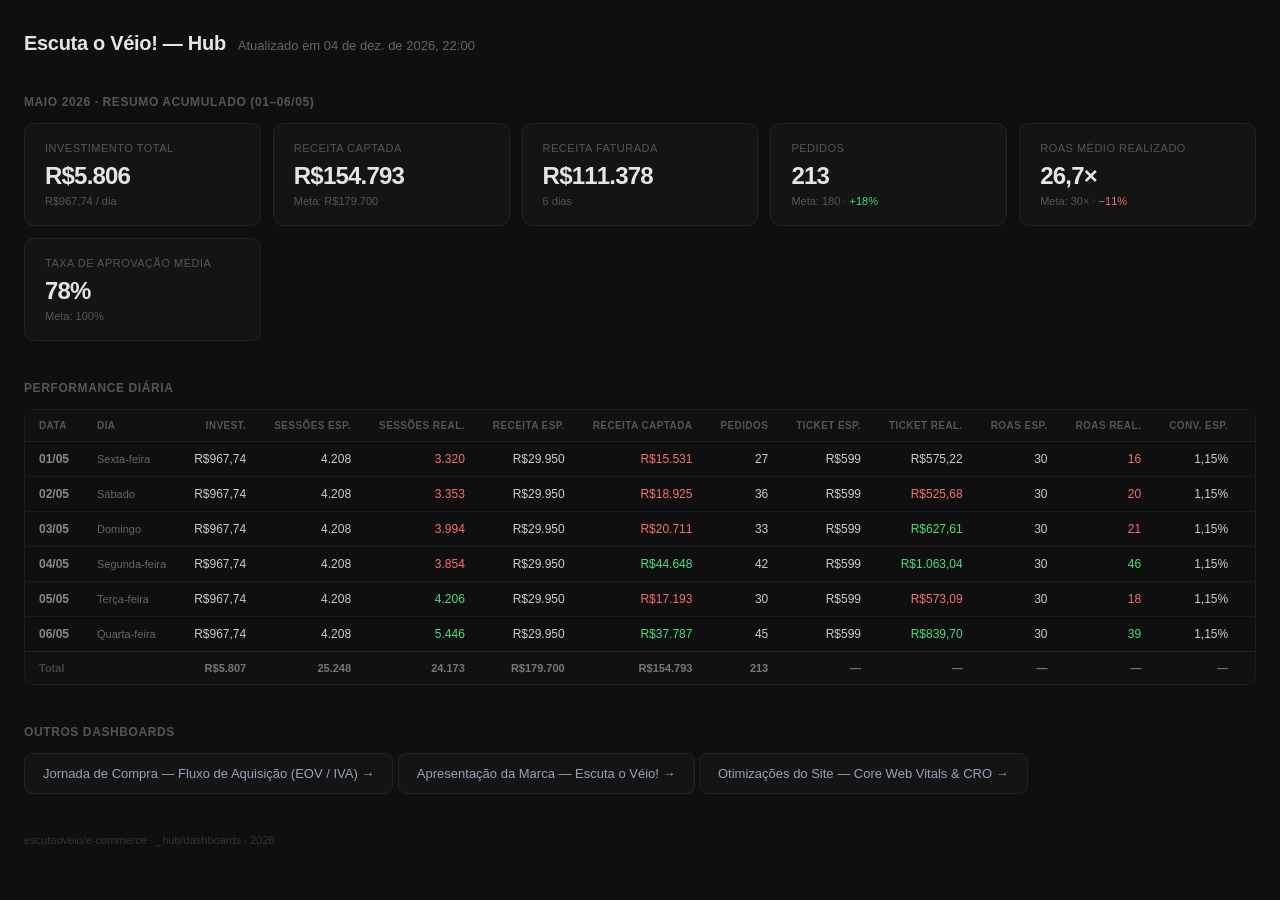
<file: _hub/dashboards/index.html>
<!DOCTYPE html>
<html lang="pt-BR">
<head>
  <meta charset="UTF-8" />
  <meta name="viewport" content="width=device-width, initial-scale=1.0" />
  <title>Hub — Escuta o Véio!</title>
  <style>
    * { box-sizing: border-box; margin: 0; padding: 0; }

    body {
      font-family: -apple-system, BlinkMacSystemFont, "Segoe UI", sans-serif;
      background: #0f0f0f;
      color: #e5e5e5;
      min-height: 100vh;
      padding: 32px 24px;
    }

    header {
      display: flex;
      align-items: baseline;
      gap: 12px;
      margin-bottom: 40px;
    }
    header h1 { font-size: 20px; font-weight: 600; letter-spacing: -0.3px; }
    header span { font-size: 13px; color: #666; }

    .section-title {
      font-size: 12px;
      font-weight: 600;
      color: #555;
      text-transform: uppercase;
      letter-spacing: 0.6px;
      margin-bottom: 14px;
    }

    /* KPI Cards */
    .grid {
      display: grid;
      grid-template-columns: repeat(auto-fill, minmax(200px, 1fr));
      gap: 12px;
      margin-bottom: 40px;
    }
    .card {
      background: #141414;
      border: 1px solid #222;
      border-radius: 10px;
      padding: 18px 20px;
    }
    .card .label { font-size: 11px; color: #555; text-transform: uppercase; letter-spacing: 0.5px; margin-bottom: 8px; }
    .card .value { font-size: 24px; font-weight: 700; letter-spacing: -0.8px; }
    .card .sub   { font-size: 11px; color: #555; margin-top: 5px; }
    .card .sub.up   { color: #4ade80; }
    .card .sub.down { color: #f87171; }

    /* Table */
    .table-wrap {
      overflow-x: auto;
      border: 1px solid #1e1e1e;
      border-radius: 10px;
    }
    table {
      width: 100%;
      border-collapse: collapse;
      font-size: 12px;
      white-space: nowrap;
    }
    thead th {
      background: #111;
      color: #555;
      text-transform: uppercase;
      letter-spacing: 0.4px;
      font-weight: 600;
      font-size: 10px;
      padding: 10px 14px;
      text-align: right;
      border-bottom: 1px solid #1e1e1e;
    }
    thead th:first-child,
    thead th:nth-child(2) { text-align: left; }

    tbody tr { border-bottom: 1px solid #1a1a1a; }
    tbody tr:last-child { border-bottom: none; }
    tbody tr:hover { background: #161616; }

    tbody td {
      padding: 10px 14px;
      text-align: right;
      color: #ccc;
    }
    tbody td:first-child { text-align: left; font-weight: 600; color: #888; }
    tbody td:nth-child(2) { text-align: left; color: #666; font-size: 11px; }

    .up   { color: #4ade80 !important; }
    .down { color: #f87171 !important; }
    .pos  { color: #4ade80 !important; font-weight: 600; }
    .neg  { color: #f87171 !important; font-weight: 600; }

    tfoot td {
      padding: 10px 14px;
      text-align: right;
      font-size: 11px;
      font-weight: 700;
      color: #777;
      background: #111;
      border-top: 1px solid #222;
    }
    tfoot td:first-child,
    tfoot td:nth-child(2) { text-align: left; color: #444; }

    footer { margin-top: 40px; font-size: 11px; color: #333; }
  </style>
</head>
<body>

<header>
  <h1>Escuta o Véio! — Hub</h1>
  <span id="updated"></span>
</header>

<!-- KPI Cards -->
<p class="section-title">Maio 2026 · Resumo acumulado (01–06/05)</p>
<div class="grid">
  <div class="card">
    <div class="label">Investimento total</div>
    <div class="value">R$5.806</div>
    <div class="sub">R$967,74 / dia</div>
  </div>
  <div class="card">
    <div class="label">Receita captada</div>
    <div class="value">R$154.793</div>
    <div class="sub">Meta: R$179.700</div>
  </div>
  <div class="card">
    <div class="label">Receita faturada</div>
    <div class="value">R$111.378</div>
    <div class="sub">6 dias</div>
  </div>
  <div class="card">
    <div class="label">Pedidos</div>
    <div class="value">213</div>
    <div class="sub">Meta: 180 · <span class="up">+18%</span></div>
  </div>
  <div class="card">
    <div class="label">ROAS médio realizado</div>
    <div class="value">26,7×</div>
    <div class="sub">Meta: 30× · <span class="down">−11%</span></div>
  </div>
  <div class="card">
    <div class="label">Taxa de aprovação média</div>
    <div class="value">78%</div>
    <div class="sub">Meta: 100%</div>
  </div>
</div>

<!-- Tabela diária -->
<p class="section-title">Performance diária</p>
<div class="table-wrap">
  <table>
    <thead>
      <tr>
        <th>Data</th>
        <th>Dia</th>
        <th>Invest.</th>
        <th>Sessões esp.</th>
        <th>Sessões real.</th>
        <th>Receita esp.</th>
        <th>Receita captada</th>
        <th>Pedidos</th>
        <th>Ticket esp.</th>
        <th>Ticket real.</th>
        <th>ROAS esp.</th>
        <th>ROAS real.</th>
        <th>Conv. esp.</th>
        <th>Conv. real.</th>
        <th>CPS esp.</th>
        <th>CPS real.</th>
        <th>CPA real.</th>
        <th>Rec. faturada</th>
        <th>Aprov.</th>
        <th>Saldo</th>
      </tr>
    </thead>
    <tbody>
      <tr>
        <td>01/05</td><td>Sexta-feira</td>
        <td>R$967,74</td>
        <td>4.208</td><td class="down">3.320</td>
        <td>R$29.950</td><td class="down">R$15.531</td>
        <td>27</td>
        <td>R$599</td><td>R$575,22</td>
        <td>30</td><td class="down">16</td>
        <td>1,15%</td><td class="down">0,81%</td>
        <td>R$0,23</td><td>R$0,29</td>
        <td>R$35,84</td>
        <td>R$15.857</td>
        <td>102%</td>
        <td class="neg">−R$5.288</td>
      </tr>
      <tr>
        <td>02/05</td><td>Sábado</td>
        <td>R$967,74</td>
        <td>4.208</td><td class="down">3.353</td>
        <td>R$29.950</td><td class="down">R$18.925</td>
        <td>36</td>
        <td>R$599</td><td class="down">R$525,68</td>
        <td>30</td><td class="down">20</td>
        <td>1,15%</td><td class="down">1,07%</td>
        <td>R$0,23</td><td>R$0,29</td>
        <td>R$26,88</td>
        <td>R$14.492</td>
        <td class="down">77%</td>
        <td class="neg">−R$6.653</td>
      </tr>
      <tr>
        <td>03/05</td><td>Domingo</td>
        <td>R$967,74</td>
        <td>4.208</td><td class="down">3.994</td>
        <td>R$29.950</td><td class="down">R$20.711</td>
        <td>33</td>
        <td>R$599</td><td class="up">R$627,61</td>
        <td>30</td><td class="down">21</td>
        <td>1,15%</td><td class="down">0,83%</td>
        <td>R$0,23</td><td>R$0,24</td>
        <td>R$29,33</td>
        <td>R$18.123</td>
        <td class="down">88%</td>
        <td class="neg">−R$3.021</td>
      </tr>
      <tr>
        <td>04/05</td><td>Segunda-feira</td>
        <td>R$967,74</td>
        <td>4.208</td><td class="down">3.854</td>
        <td>R$29.950</td><td class="up">R$44.648</td>
        <td>42</td>
        <td>R$599</td><td class="up">R$1.063,04</td>
        <td>30</td><td class="up">46</td>
        <td>1,15%</td><td class="down">1,09%</td>
        <td>R$0,23</td><td>R$0,25</td>
        <td>R$23,04</td>
        <td>R$25.400</td>
        <td class="down">57%</td>
        <td class="neg">−R$4.255</td>
      </tr>
      <tr>
        <td>05/05</td><td>Terça-feira</td>
        <td>R$967,74</td>
        <td>4.208</td><td class="up">4.206</td>
        <td>R$29.950</td><td class="down">R$17.193</td>
        <td>30</td>
        <td>R$599</td><td class="down">R$573,09</td>
        <td>30</td><td class="down">18</td>
        <td>1,15%</td><td class="down">0,71%</td>
        <td>R$0,23</td><td>R$0,23</td>
        <td>R$32,26</td>
        <td>R$14.399</td>
        <td class="down">84%</td>
        <td class="neg">−R$6.746</td>
      </tr>
      <tr>
        <td>06/05</td><td>Quarta-feira</td>
        <td>R$967,74</td>
        <td>4.208</td><td class="up">5.446</td>
        <td>R$29.950</td><td class="up">R$37.787</td>
        <td>45</td>
        <td>R$599</td><td class="up">R$839,70</td>
        <td>30</td><td class="up">39</td>
        <td>1,15%</td><td>0,00%</td>
        <td>R$0,23</td><td>R$0,00</td>
        <td>R$21,51</td>
        <td>R$23.107</td>
        <td class="down">61%</td>
        <td class="pos">+R$1.962</td>
      </tr>
    </tbody>
    <tfoot>
      <tr>
        <td>Total</td><td></td>
        <td>R$5.807</td>
        <td>25.248</td><td>24.173</td>
        <td>R$179.700</td><td>R$154.793</td>
        <td>213</td>
        <td>—</td><td>—</td>
        <td>—</td><td>—</td>
        <td>—</td><td>—</td>
        <td>—</td><td>—</td>
        <td>—</td>
        <td>R$111.378</td>
        <td>—</td>
        <td class="neg">−R$23.961</td>
      </tr>
    </tfoot>
  </table>
</div>

<div style="margin-top:40px;">
  <p class="section-title" style="margin-bottom:14px;">Outros dashboards</p>
  <a href="jornada-de-compra.html" style="display:inline-block;background:#141414;border:1px solid #222;border-radius:8px;padding:12px 18px;color:#94a3b8;font-size:13px;text-decoration:none;transition:border-color .15s;" onmouseover="this.style.borderColor='#60a5fa'" onmouseout="this.style.borderColor='#222'">
    Jornada de Compra — Fluxo de Aquisição (EOV / IVA) →
  </a>
  <a href="apresentacao/" style="display:inline-block;background:#141414;border:1px solid #222;border-radius:8px;padding:12px 18px;color:#94a3b8;font-size:13px;text-decoration:none;transition:border-color .15s;" onmouseover="this.style.borderColor='#f59e0b'" onmouseout="this.style.borderColor='#222'">
    Apresentação da Marca — Escuta o Véio! →
  </a>
  <a href="otimizacoes.html" style="display:inline-block;background:#141414;border:1px solid #222;border-radius:8px;padding:12px 18px;color:#94a3b8;font-size:13px;text-decoration:none;transition:border-color .15s;" onmouseover="this.style.borderColor='#4ade80'" onmouseout="this.style.borderColor='#222'">
    Otimizações do Site — Core Web Vitals &amp; CRO →
  </a>
</div>

<footer id="footer"></footer>

<script>
  const now = new Date();
  const fmt = new Intl.DateTimeFormat("pt-BR", {
    day: "2-digit", month: "short", year: "numeric",
    hour: "2-digit", minute: "2-digit"
  });
  document.getElementById("updated").textContent = "Atualizado em " + fmt.format(now);
  document.getElementById("footer").textContent =
    "escutaoveio/e-commerce · _hub/dashboards · " + now.getFullYear();
</script>

</body>
</html>
</file>
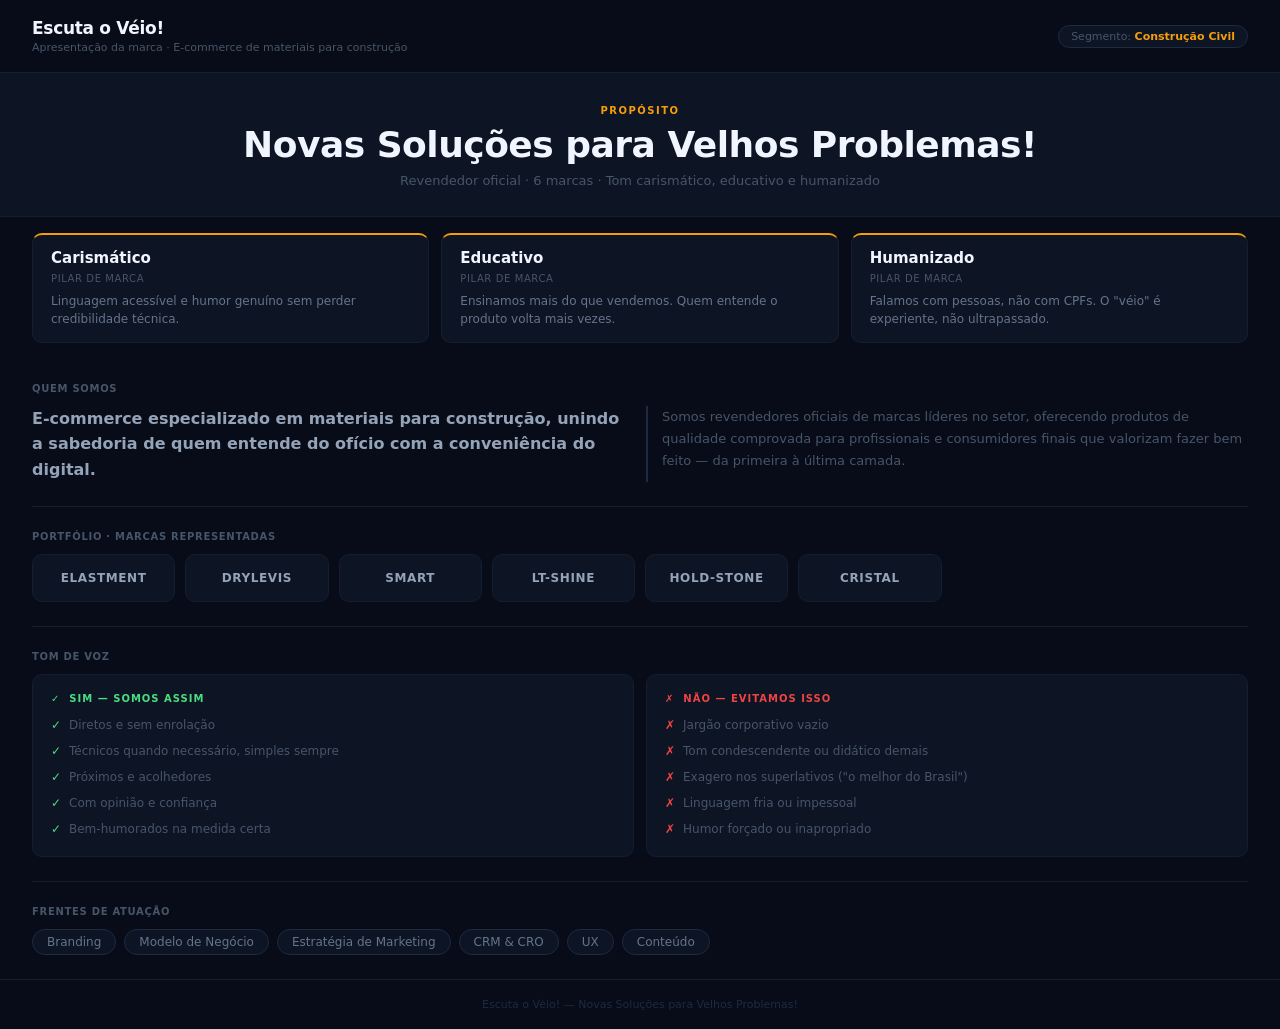
<file: _hub/dashboards/apresentacao/index.html>
<!DOCTYPE html>
<html lang="pt-BR">
<head>
  <meta charset="UTF-8" />
  <meta name="viewport" content="width=device-width, initial-scale=1.0" />
  <title>Escuta o Véio! — Apresentação da Marca</title>
  <style>
    *, *::before, *::after { box-sizing: border-box; margin: 0; padding: 0; }
    html, body { height: 100%; background: #080c18; color: #e2e8f0; font-family: 'Segoe UI', system-ui, -apple-system, sans-serif; font-size: 14px; }

    /* ── Header ── */
    .header {
      display: flex; align-items: center; justify-content: space-between;
      padding: 18px 32px; border-bottom: 1px solid #151e30;
    }
    .header h1 { font-size: 17px; font-weight: 700; color: #f1f5ff; letter-spacing: -0.3px; }
    .header .sub { font-size: 11px; color: #475569; margin-top: 3px; }
    .header .badge {
      font-size: 11px; color: #475569; background: #0d1424;
      border: 1px solid #1e2a40; border-radius: 20px; padding: 4px 12px;
    }
    .header .badge span { color: #f59e0b; font-weight: 700; }

    /* ── Pilares / KPIs ── */
    .pilares-row { display: flex; gap: 12px; padding: 16px 32px; flex-wrap: wrap; }
    .pilar-card {
      background: #0d1424; border: 1px solid #151e30; border-radius: 10px;
      padding: 14px 18px; flex: 1; min-width: 140px;
      border-top: 2px solid #f59e0b;
    }
    .pilar-card .val { font-size: 15px; font-weight: 700; color: #f1f5ff; line-height: 1.3; }
    .pilar-card .lbl { font-size: 10px; color: #475569; margin-top: 4px; text-transform: uppercase; letter-spacing: 0.6px; }
    .pilar-card .desc { font-size: 12px; color: #64748b; margin-top: 8px; line-height: 1.5; }

    /* ── Wrapper ── */
    .wrap { padding: 24px 32px; display: flex; flex-direction: column; gap: 24px; }

    /* ── Section title ── */
    .sec-title {
      font-size: 10px; font-weight: 700; color: #475569;
      text-transform: uppercase; letter-spacing: 0.7px; margin-bottom: 12px;
    }

    /* ── Cards grid ── */
    .grid-2 { display: grid; grid-template-columns: 1fr 1fr; gap: 12px; }
    .grid-3 { display: grid; grid-template-columns: repeat(3, 1fr); gap: 12px; }
    .grid-6 { display: grid; grid-template-columns: repeat(auto-fill, minmax(130px, 1fr)); gap: 10px; }

    .card {
      background: #0d1424; border: 1px solid #151e30; border-radius: 10px; padding: 18px;
    }
    .card .card-title {
      font-size: 12px; font-weight: 700; color: #f1f5ff;
      text-transform: uppercase; letter-spacing: 0.5px; margin-bottom: 8px;
    }
    .card .card-body { font-size: 12px; color: #64748b; line-height: 1.6; }

    /* ── Sobre ── */
    .sobre-lead {
      font-size: 16px; font-weight: 600; color: #94a3b8; line-height: 1.6;
    }
    .sobre-body {
      font-size: 13px; color: #475569; line-height: 1.7;
      border-left: 2px solid #1e2a40; padding-left: 14px;
    }

    /* ── Marcas ── */
    .marca-card {
      background: #0d1424; border: 1px solid #151e30; border-radius: 10px;
      padding: 16px 12px; text-align: center;
      font-size: 12px; font-weight: 700; color: #94a3b8;
      letter-spacing: 0.05em; text-transform: uppercase;
    }

    /* ── Tom de voz ── */
    .tom-col .col-label {
      font-size: 10px; font-weight: 700; letter-spacing: 0.1em;
      text-transform: uppercase; margin-bottom: 12px;
    }
    .tom-col .col-label.sim { color: #4ade80; }
    .tom-col .col-label.nao { color: #ef4444; }

    .tom-list { list-style: none; display: flex; flex-direction: column; gap: 8px; }
    .tom-list li {
      font-size: 12px; color: #475569; padding-left: 18px; position: relative; line-height: 1.5;
    }
    .tom-list li::before { content: attr(data-m); position: absolute; left: 0; }
    .tom-list li.sim::before { color: #4ade80; }
    .tom-list li.nao::before { color: #ef4444; }

    /* ── Frentes ── */
    .tags { display: flex; flex-wrap: wrap; gap: 8px; }
    .tag {
      background: #0d1424; border: 1px solid #1e2a40; border-radius: 20px;
      padding: 5px 14px; font-size: 12px; color: #64748b; font-weight: 500;
    }

    /* ── Hero strip ── */
    .hero-strip {
      background: #0d1424; border-bottom: 1px solid #151e30;
      padding: 32px 32px 28px; text-align: center;
    }
    .hero-strip .eyebrow {
      font-size: 10px; font-weight: 700; letter-spacing: 0.15em;
      text-transform: uppercase; color: #f59e0b; margin-bottom: 8px;
    }
    .hero-strip h2 {
      font-size: clamp(22px, 4vw, 36px); font-weight: 700;
      color: #f1f5ff; letter-spacing: -0.5px; margin-bottom: 8px;
    }
    .hero-strip .tagline { font-size: 13px; color: #475569; }

    /* ── Divider ── */
    .divider { border: none; border-top: 1px solid #151e30; }

    /* ── Footer ── */
    footer {
      padding: 18px 32px; border-top: 1px solid #151e30;
      font-size: 11px; color: #1e2a40; text-align: center;
    }

    @media (max-width: 640px) {
      .grid-2, .grid-3 { grid-template-columns: 1fr; }
      .wrap { padding: 16px; }
      .header, .hero-strip, .pilares-row, footer { padding-left: 16px; padding-right: 16px; }
    }
  </style>
</head>
<body>

  <!-- Header -->
  <header class="header">
    <div>
      <h1>Escuta o Véio!</h1>
      <div class="sub">Apresentação da marca · E-commerce de materiais para construção</div>
    </div>
    <div class="badge">Segmento: <span>Construção Civil</span></div>
  </header>

  <!-- Hero strip -->
  <div class="hero-strip">
    <p class="eyebrow">Propósito</p>
    <h2>Novas Soluções para Velhos Problemas!</h2>
    <p class="tagline">Revendedor oficial · 6 marcas · Tom carismático, educativo e humanizado</p>
  </div>

  <!-- Pilares de personalidade -->
  <div class="pilares-row">
    <div class="pilar-card">
      <div class="val">Carismático</div>
      <div class="lbl">Pilar de Marca</div>
      <div class="desc">Linguagem acessível e humor genuíno sem perder credibilidade técnica.</div>
    </div>
    <div class="pilar-card">
      <div class="val">Educativo</div>
      <div class="lbl">Pilar de Marca</div>
      <div class="desc">Ensinamos mais do que vendemos. Quem entende o produto volta mais vezes.</div>
    </div>
    <div class="pilar-card">
      <div class="val">Humanizado</div>
      <div class="lbl">Pilar de Marca</div>
      <div class="desc">Falamos com pessoas, não com CPFs. O "véio" é experiente, não ultrapassado.</div>
    </div>
  </div>

  <div class="wrap">

    <!-- Sobre -->
    <div>
      <p class="sec-title">Quem somos</p>
      <div class="grid-2">
        <p class="sobre-lead">
          E-commerce especializado em materiais para construção, unindo a sabedoria de quem entende do ofício com a conveniência do digital.
        </p>
        <p class="sobre-body">
          Somos revendedores oficiais de marcas líderes no setor, oferecendo produtos de qualidade comprovada para profissionais e consumidores finais que valorizam fazer bem feito — da primeira à última camada.
        </p>
      </div>
    </div>

    <hr class="divider" />

    <!-- Marcas -->
    <div>
      <p class="sec-title">Portfólio · Marcas representadas</p>
      <div class="grid-6">
        <div class="marca-card">Elastment</div>
        <div class="marca-card">Drylevis</div>
        <div class="marca-card">Smart</div>
        <div class="marca-card">LT-Shine</div>
        <div class="marca-card">Hold-Stone</div>
        <div class="marca-card">Cristal</div>
      </div>
    </div>

    <hr class="divider" />

    <!-- Tom de voz -->
    <div>
      <p class="sec-title">Tom de voz</p>
      <div class="grid-2">
        <div class="card tom-col">
          <p class="col-label sim">✓ &nbsp;Sim — somos assim</p>
          <ul class="tom-list">
            <li class="sim" data-m="✓">Diretos e sem enrolação</li>
            <li class="sim" data-m="✓">Técnicos quando necessário, simples sempre</li>
            <li class="sim" data-m="✓">Próximos e acolhedores</li>
            <li class="sim" data-m="✓">Com opinião e confiança</li>
            <li class="sim" data-m="✓">Bem-humorados na medida certa</li>
          </ul>
        </div>
        <div class="card tom-col">
          <p class="col-label nao">✗ &nbsp;Não — evitamos isso</p>
          <ul class="tom-list">
            <li class="nao" data-m="✗">Jargão corporativo vazio</li>
            <li class="nao" data-m="✗">Tom condescendente ou didático demais</li>
            <li class="nao" data-m="✗">Exagero nos superlativos ("o melhor do Brasil")</li>
            <li class="nao" data-m="✗">Linguagem fria ou impessoal</li>
            <li class="nao" data-m="✗">Humor forçado ou inapropriado</li>
          </ul>
        </div>
      </div>
    </div>

    <hr class="divider" />

    <!-- Frentes de atuação -->
    <div>
      <p class="sec-title">Frentes de atuação</p>
      <div class="tags">
        <span class="tag">Branding</span>
        <span class="tag">Modelo de Negócio</span>
        <span class="tag">Estratégia de Marketing</span>
        <span class="tag">CRM &amp; CRO</span>
        <span class="tag">UX</span>
        <span class="tag">Conteúdo</span>
      </div>
    </div>

  </div>

  <footer>Escuta o Véio! &mdash; Novas Soluções para Velhos Problemas!</footer>

</body>
</html>
</file>
